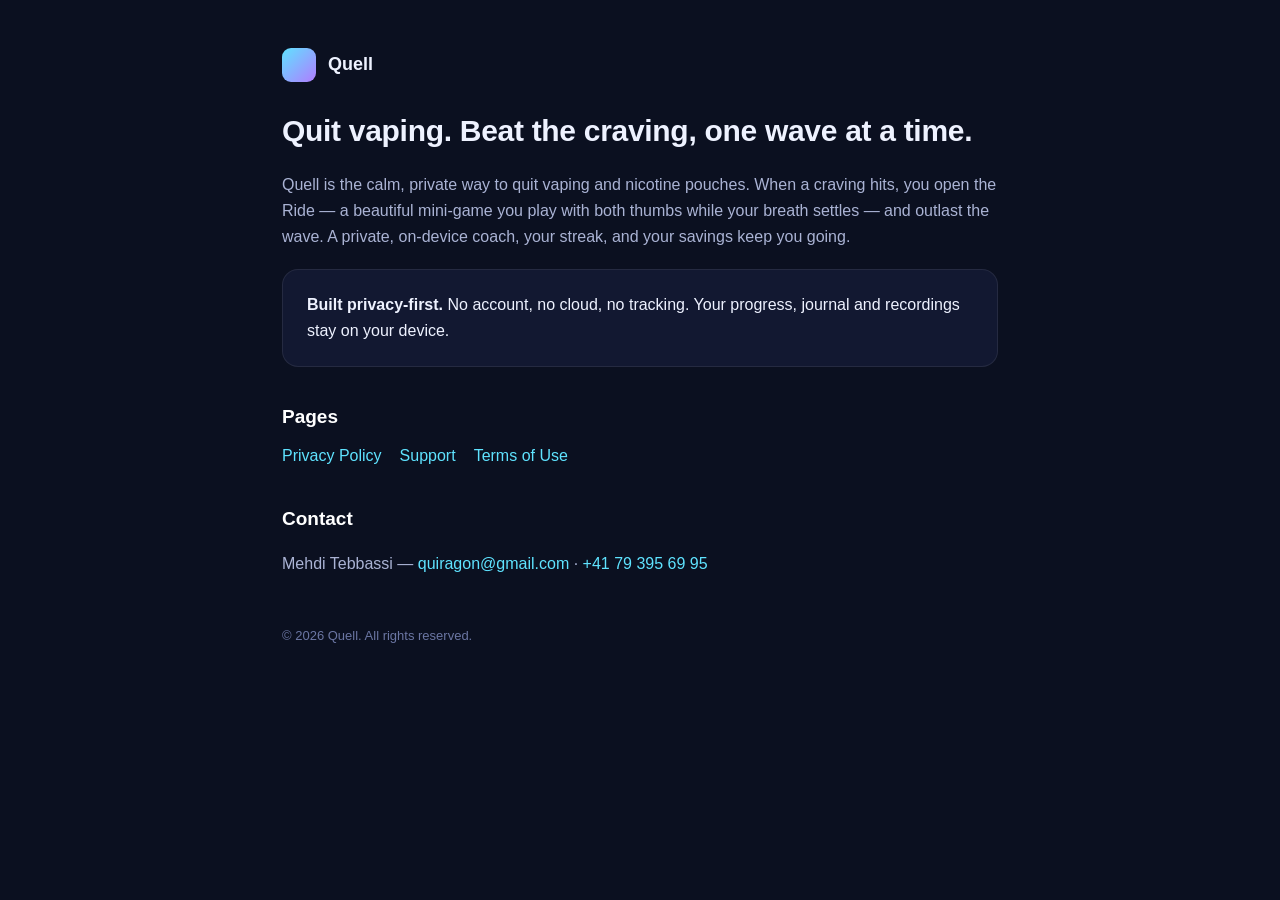
<file: index.html>
<!doctype html>
<html lang="en">
<head>
<meta charset="utf-8">
<meta name="viewport" content="width=device-width, initial-scale=1">
<title>Quell — Quit Vaping &amp; Pouches</title>
<link rel="stylesheet" href="style.css">
</head>
<body>
<div class="wrap">
  <header><div class="logo"></div><span class="brand">Quell</span></header>
  <h1>Quit vaping. Beat the craving, one wave at a time.</h1>
  <p class="muted">Quell is the calm, private way to quit vaping and nicotine pouches. When a craving hits,
  you open the Ride — a beautiful mini-game you play with both thumbs while your breath settles — and outlast
  the wave. A private, on-device coach, your streak, and your savings keep you going.</p>

  <div class="card">
    <strong>Built privacy-first.</strong> No account, no cloud, no tracking. Your progress, journal and
    recordings stay on your device.
  </div>

  <h2>Pages</h2>
  <div class="nav">
    <a href="privacy.html">Privacy Policy</a>
    <a href="support.html">Support</a>
    <a href="terms.html">Terms of Use</a>
  </div>

  <h2>Contact</h2>
  <p>Mehdi Tebbassi — <a href="mailto:quiragon@gmail.com">quiragon@gmail.com</a> · <a href="tel:+41793956995">+41 79 395 69 95</a></p>

  <footer>© 2026 Quell. All rights reserved.</footer>
</div>
</body>
</html>
</file>
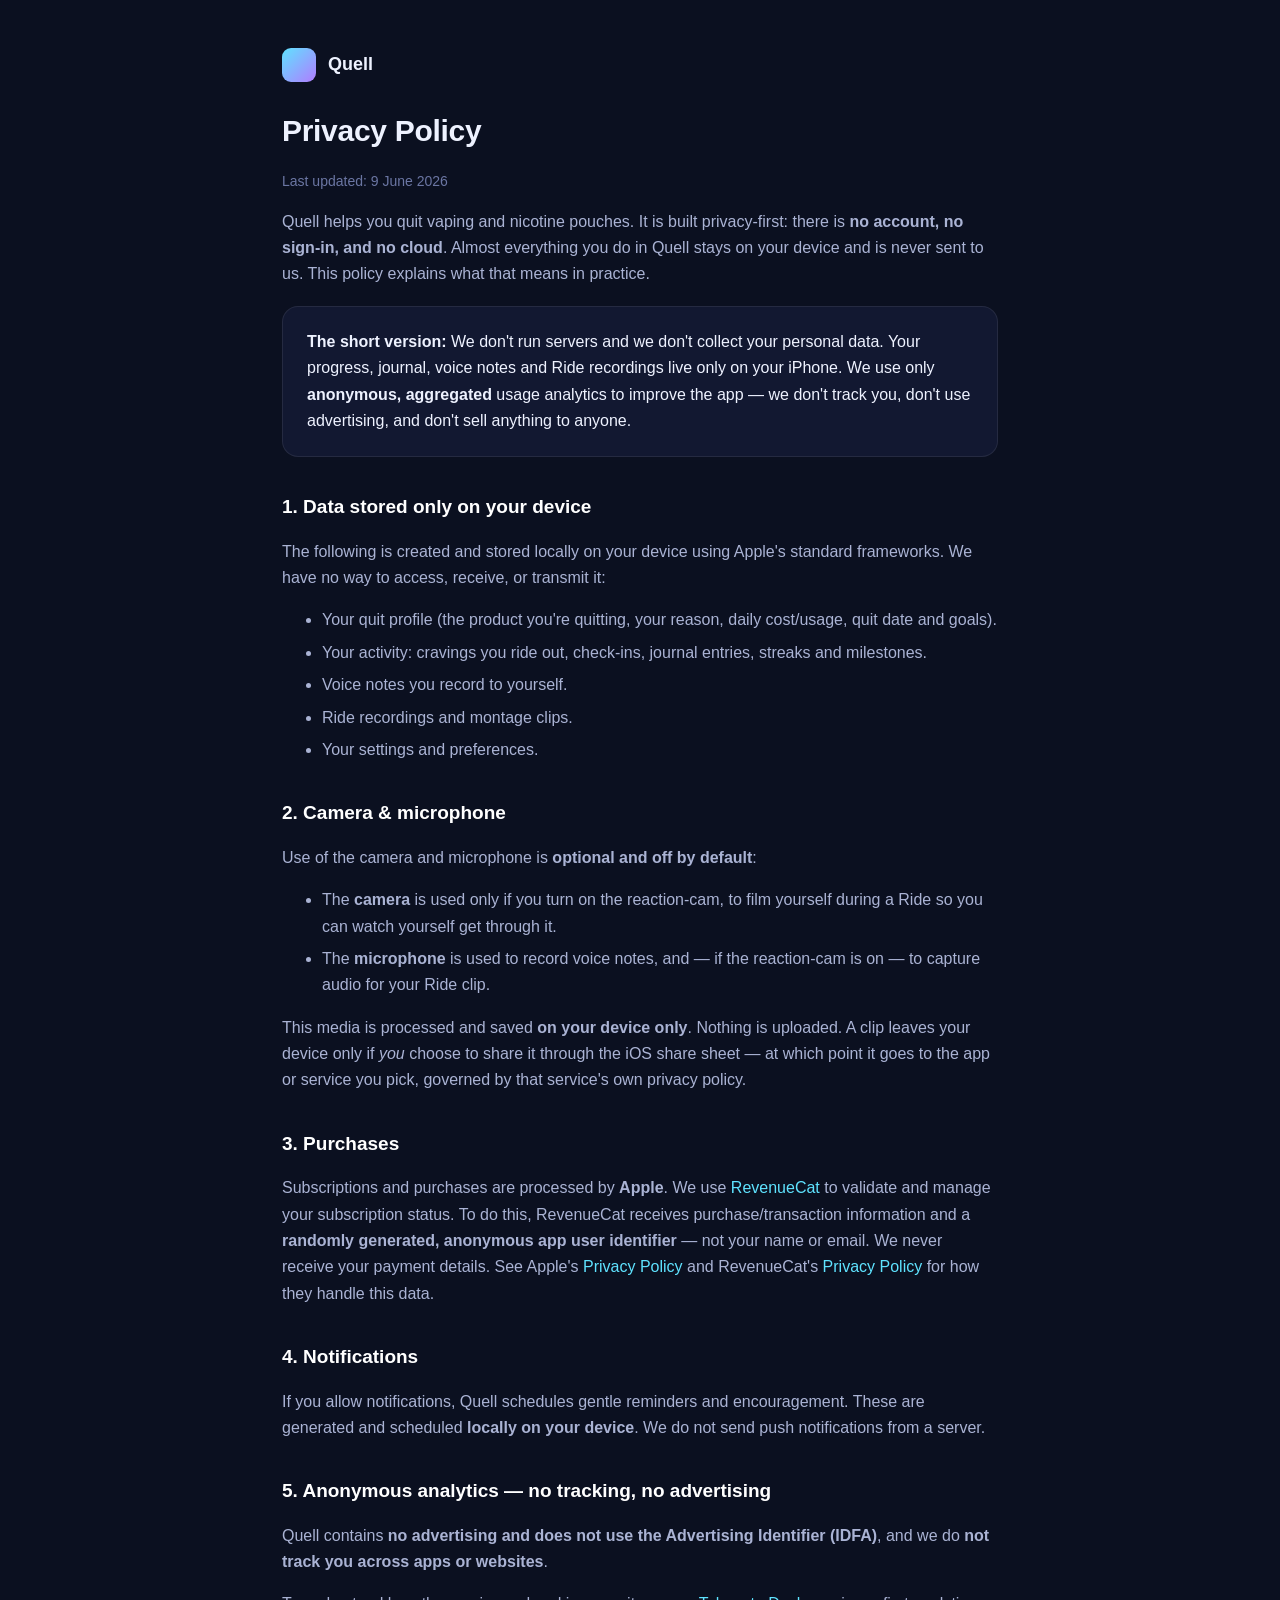
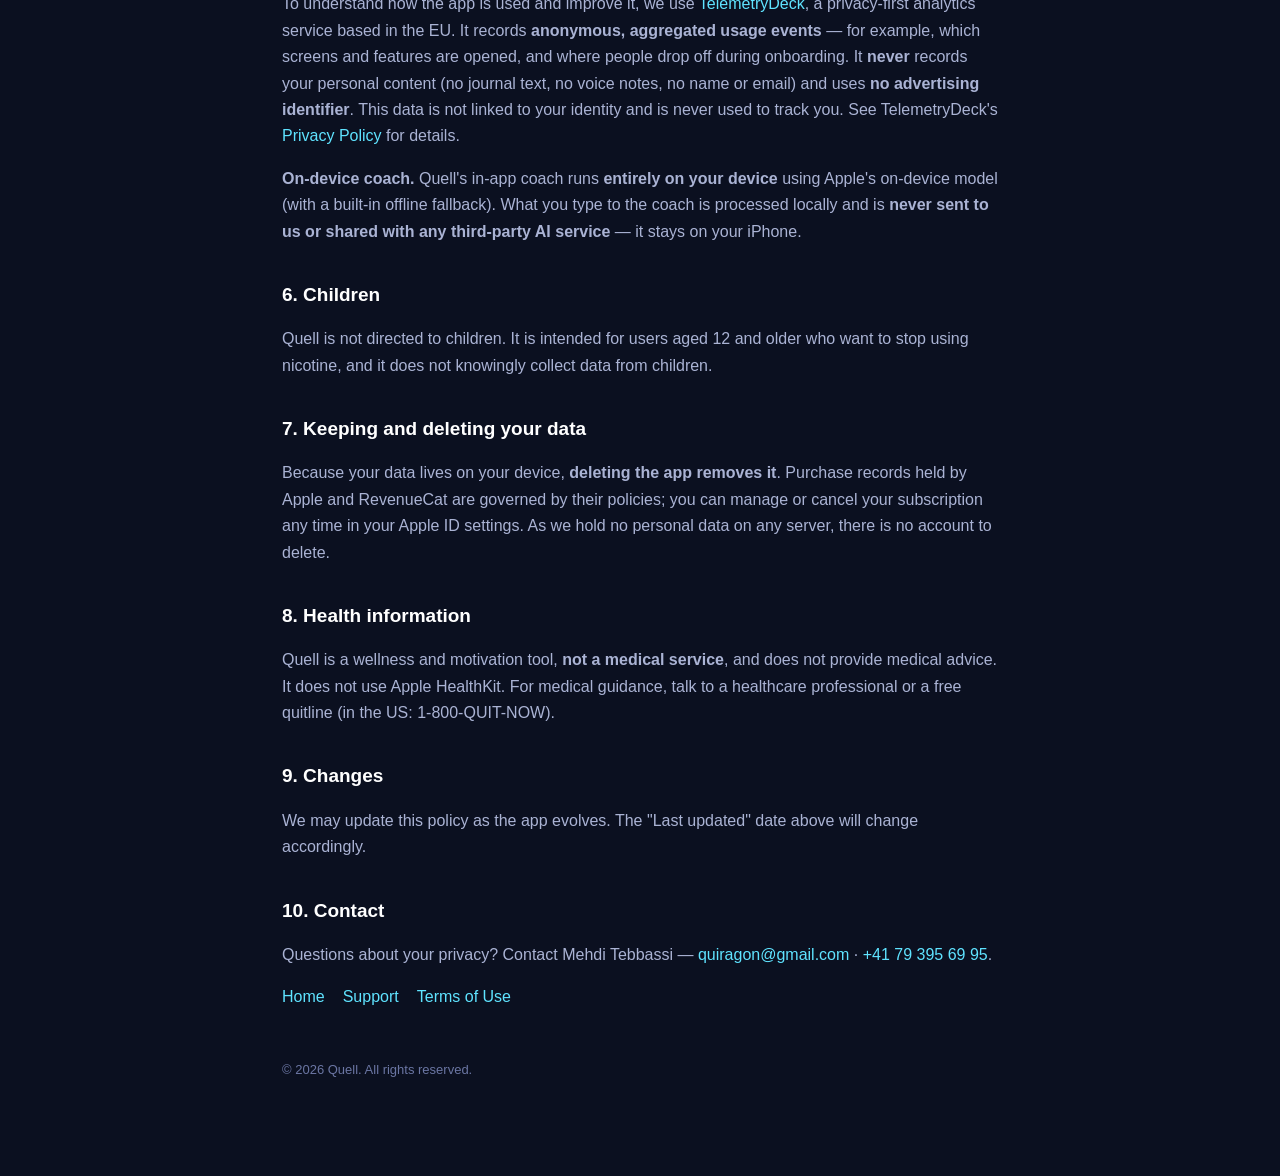
<file: privacy.html>
<!doctype html>
<html lang="en">
<head>
<meta charset="utf-8">
<meta name="viewport" content="width=device-width, initial-scale=1">
<title>Quell — Privacy Policy</title>
<link rel="stylesheet" href="style.css">
</head>
<body>
<div class="wrap">
  <header><div class="logo"></div><span class="brand">Quell</span></header>
  <h1>Privacy Policy</h1>
  <p class="faint">Last updated: 9 June 2026</p>

  <p>Quell helps you quit vaping and nicotine pouches. It is built privacy-first: there is
  <strong>no account, no sign-in, and no cloud</strong>. Almost everything you do in Quell stays on your
  device and is never sent to us. This policy explains what that means in practice.</p>

  <div class="card">
  <strong>The short version:</strong> We don't run servers and we don't collect your personal data.
  Your progress, journal, voice notes and Ride recordings live only on your iPhone. We use only
  <strong>anonymous, aggregated</strong> usage analytics to improve the app — we don't track you,
  don't use advertising, and don't sell anything to anyone.
  </div>

  <h2>1. Data stored only on your device</h2>
  <p>The following is created and stored locally on your device using Apple's standard frameworks. We have
  no way to access, receive, or transmit it:</p>
  <ul>
    <li>Your quit profile (the product you're quitting, your reason, daily cost/usage, quit date and goals).</li>
    <li>Your activity: cravings you ride out, check-ins, journal entries, streaks and milestones.</li>
    <li>Voice notes you record to yourself.</li>
    <li>Ride recordings and montage clips.</li>
    <li>Your settings and preferences.</li>
  </ul>

  <h2>2. Camera &amp; microphone</h2>
  <p>Use of the camera and microphone is <strong>optional and off by default</strong>:</p>
  <ul>
    <li>The <strong>camera</strong> is used only if you turn on the reaction-cam, to film yourself during a
    Ride so you can watch yourself get through it.</li>
    <li>The <strong>microphone</strong> is used to record voice notes, and — if the reaction-cam is on — to
    capture audio for your Ride clip.</li>
  </ul>
  <p>This media is processed and saved <strong>on your device only</strong>. Nothing is uploaded. A clip
  leaves your device only if <em>you</em> choose to share it through the iOS share sheet — at which point it
  goes to the app or service you pick, governed by that service's own privacy policy.</p>

  <h2>3. Purchases</h2>
  <p>Subscriptions and purchases are processed by <strong>Apple</strong>. We use
  <a href="https://www.revenuecat.com/privacy/" rel="noopener">RevenueCat</a> to validate and manage your
  subscription status. To do this, RevenueCat receives purchase/transaction information and a
  <strong>randomly generated, anonymous app user identifier</strong> — not your name or email. We never
  receive your payment details. See Apple's
  <a href="https://www.apple.com/legal/privacy/" rel="noopener">Privacy Policy</a> and RevenueCat's
  <a href="https://www.revenuecat.com/privacy/" rel="noopener">Privacy Policy</a> for how they handle this data.</p>

  <h2>4. Notifications</h2>
  <p>If you allow notifications, Quell schedules gentle reminders and encouragement. These are generated and
  scheduled <strong>locally on your device</strong>. We do not send push notifications from a server.</p>

  <h2>5. Anonymous analytics — no tracking, no advertising</h2>
  <p>Quell contains <strong>no advertising and does not use the Advertising Identifier (IDFA)</strong>, and we
  do <strong>not track you across apps or websites</strong>.</p>
  <p>To understand how the app is used and improve it, we use
  <a href="https://telemetrydeck.com/privacy/" rel="noopener">TelemetryDeck</a>, a privacy-first analytics
  service based in the EU. It records <strong>anonymous, aggregated usage events</strong> — for example, which
  screens and features are opened, and where people drop off during onboarding. It <strong>never</strong>
  records your personal content (no journal text, no voice notes, no name or email) and uses
  <strong>no advertising identifier</strong>. This data is not linked to your identity and is never used to
  track you. See TelemetryDeck's <a href="https://telemetrydeck.com/privacy/" rel="noopener">Privacy
  Policy</a> for details.</p>
  <p><strong>On-device coach.</strong> Quell's in-app coach runs <strong>entirely on your device</strong> using
  Apple's on-device model (with a built-in offline fallback). What you type to the coach is processed locally and
  is <strong>never sent to us or shared with any third-party AI service</strong> — it stays on your iPhone.</p>

  <h2>6. Children</h2>
  <p>Quell is not directed to children. It is intended for users aged 12 and older who want to stop using
  nicotine, and it does not knowingly collect data from children.</p>

  <h2>7. Keeping and deleting your data</h2>
  <p>Because your data lives on your device, <strong>deleting the app removes it</strong>. Purchase records
  held by Apple and RevenueCat are governed by their policies; you can manage or cancel your subscription any
  time in your Apple ID settings. As we hold no personal data on any server, there is no account to delete.</p>

  <h2>8. Health information</h2>
  <p>Quell is a wellness and motivation tool, <strong>not a medical service</strong>, and does not provide
  medical advice. It does not use Apple HealthKit. For medical guidance, talk to a healthcare professional or
  a free quitline (in the US: 1-800-QUIT-NOW).</p>

  <h2>9. Changes</h2>
  <p>We may update this policy as the app evolves. The "Last updated" date above will change accordingly.</p>

  <h2>10. Contact</h2>
  <p>Questions about your privacy? Contact Mehdi Tebbassi —
  <a href="mailto:quiragon@gmail.com">quiragon@gmail.com</a> · <a href="tel:+41793956995">+41 79 395 69 95</a>.</p>

  <div class="nav"><a href="index.html">Home</a><a href="support.html">Support</a><a href="terms.html">Terms of Use</a></div>
  <footer>© 2026 Quell. All rights reserved.</footer>
</div>
</body>
</html>
</file>
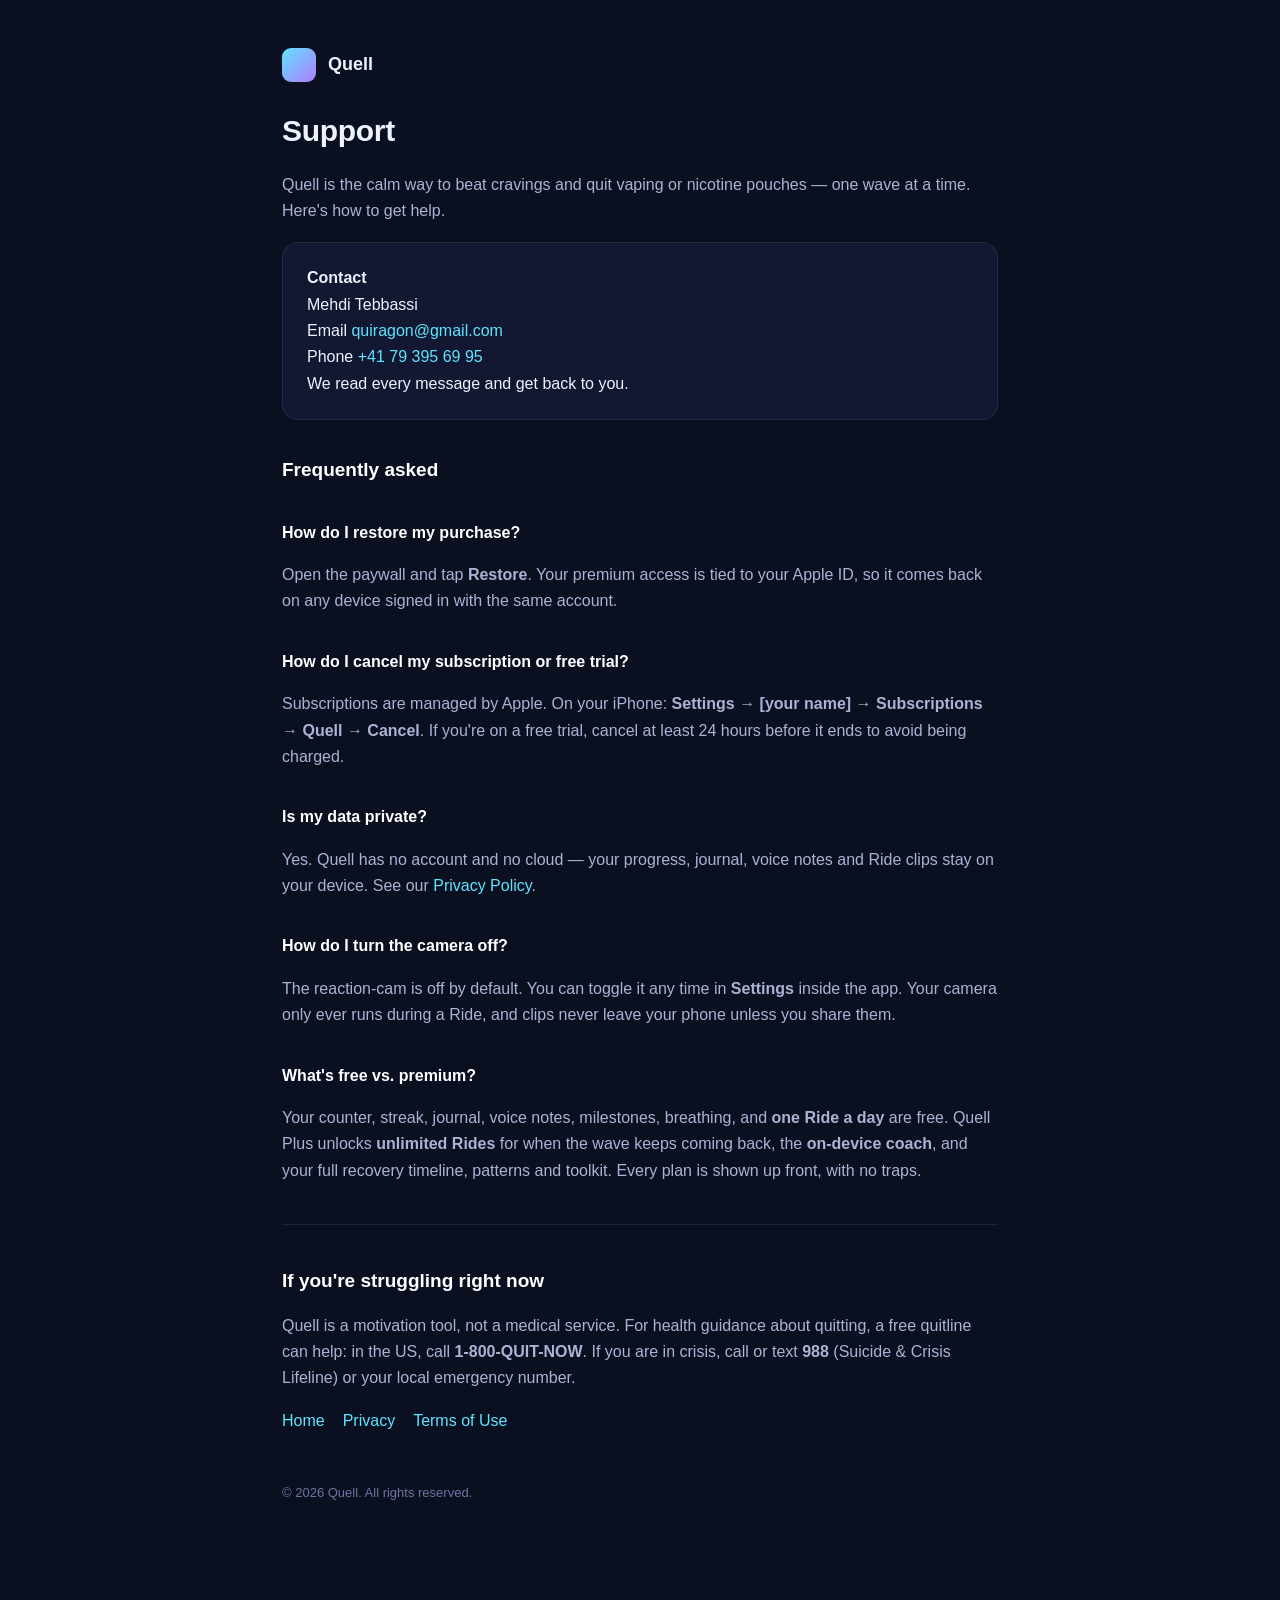
<file: support.html>
<!doctype html>
<html lang="en">
<head>
<meta charset="utf-8">
<meta name="viewport" content="width=device-width, initial-scale=1">
<title>Quell — Support</title>
<link rel="stylesheet" href="style.css">
</head>
<body>
<div class="wrap">
  <header><div class="logo"></div><span class="brand">Quell</span></header>
  <h1>Support</h1>
  <p class="muted">Quell is the calm way to beat cravings and quit vaping or nicotine pouches —
  one wave at a time. Here's how to get help.</p>

  <div class="card">
    <strong>Contact</strong><br>
    Mehdi Tebbassi<br>
    Email <a href="mailto:quiragon@gmail.com">quiragon@gmail.com</a><br>
    Phone <a href="tel:+41793956995">+41 79 395 69 95</a><br>
    We read every message and get back to you.
  </div>

  <h2>Frequently asked</h2>

  <h2 style="font-size:16px">How do I restore my purchase?</h2>
  <p>Open the paywall and tap <strong>Restore</strong>. Your premium access is tied to your Apple ID, so it
  comes back on any device signed in with the same account.</p>

  <h2 style="font-size:16px">How do I cancel my subscription or free trial?</h2>
  <p>Subscriptions are managed by Apple. On your iPhone: <strong>Settings → [your name] → Subscriptions →
  Quell → Cancel</strong>. If you're on a free trial, cancel at least 24&nbsp;hours before it ends to avoid
  being charged.</p>

  <h2 style="font-size:16px">Is my data private?</h2>
  <p>Yes. Quell has no account and no cloud — your progress, journal, voice notes and Ride clips stay on your
  device. See our <a href="privacy.html">Privacy Policy</a>.</p>

  <h2 style="font-size:16px">How do I turn the camera off?</h2>
  <p>The reaction-cam is off by default. You can toggle it any time in <strong>Settings</strong> inside the
  app. Your camera only ever runs during a Ride, and clips never leave your phone unless you share them.</p>

  <h2 style="font-size:16px">What's free vs. premium?</h2>
  <p>Your counter, streak, journal, voice notes, milestones, breathing, and <strong>one Ride a day</strong>
  are free. Quell Plus unlocks <strong>unlimited Rides</strong> for when the wave keeps coming back, the
  <strong>on-device coach</strong>, and your full recovery timeline, patterns and toolkit. Every plan is shown
  up front, with no traps.</p>

  <hr>
  <h2>If you're struggling right now</h2>
  <p>Quell is a motivation tool, not a medical service. For health guidance about quitting, a free quitline
  can help: in the US, call <strong>1-800-QUIT-NOW</strong>. If you are in crisis, call or text
  <strong>988</strong> (Suicide &amp; Crisis Lifeline) or your local emergency number.</p>

  <div class="nav"><a href="index.html">Home</a><a href="privacy.html">Privacy</a><a href="terms.html">Terms of Use</a></div>
  <footer>© 2026 Quell. All rights reserved.</footer>
</div>
</body>
</html>
</file>
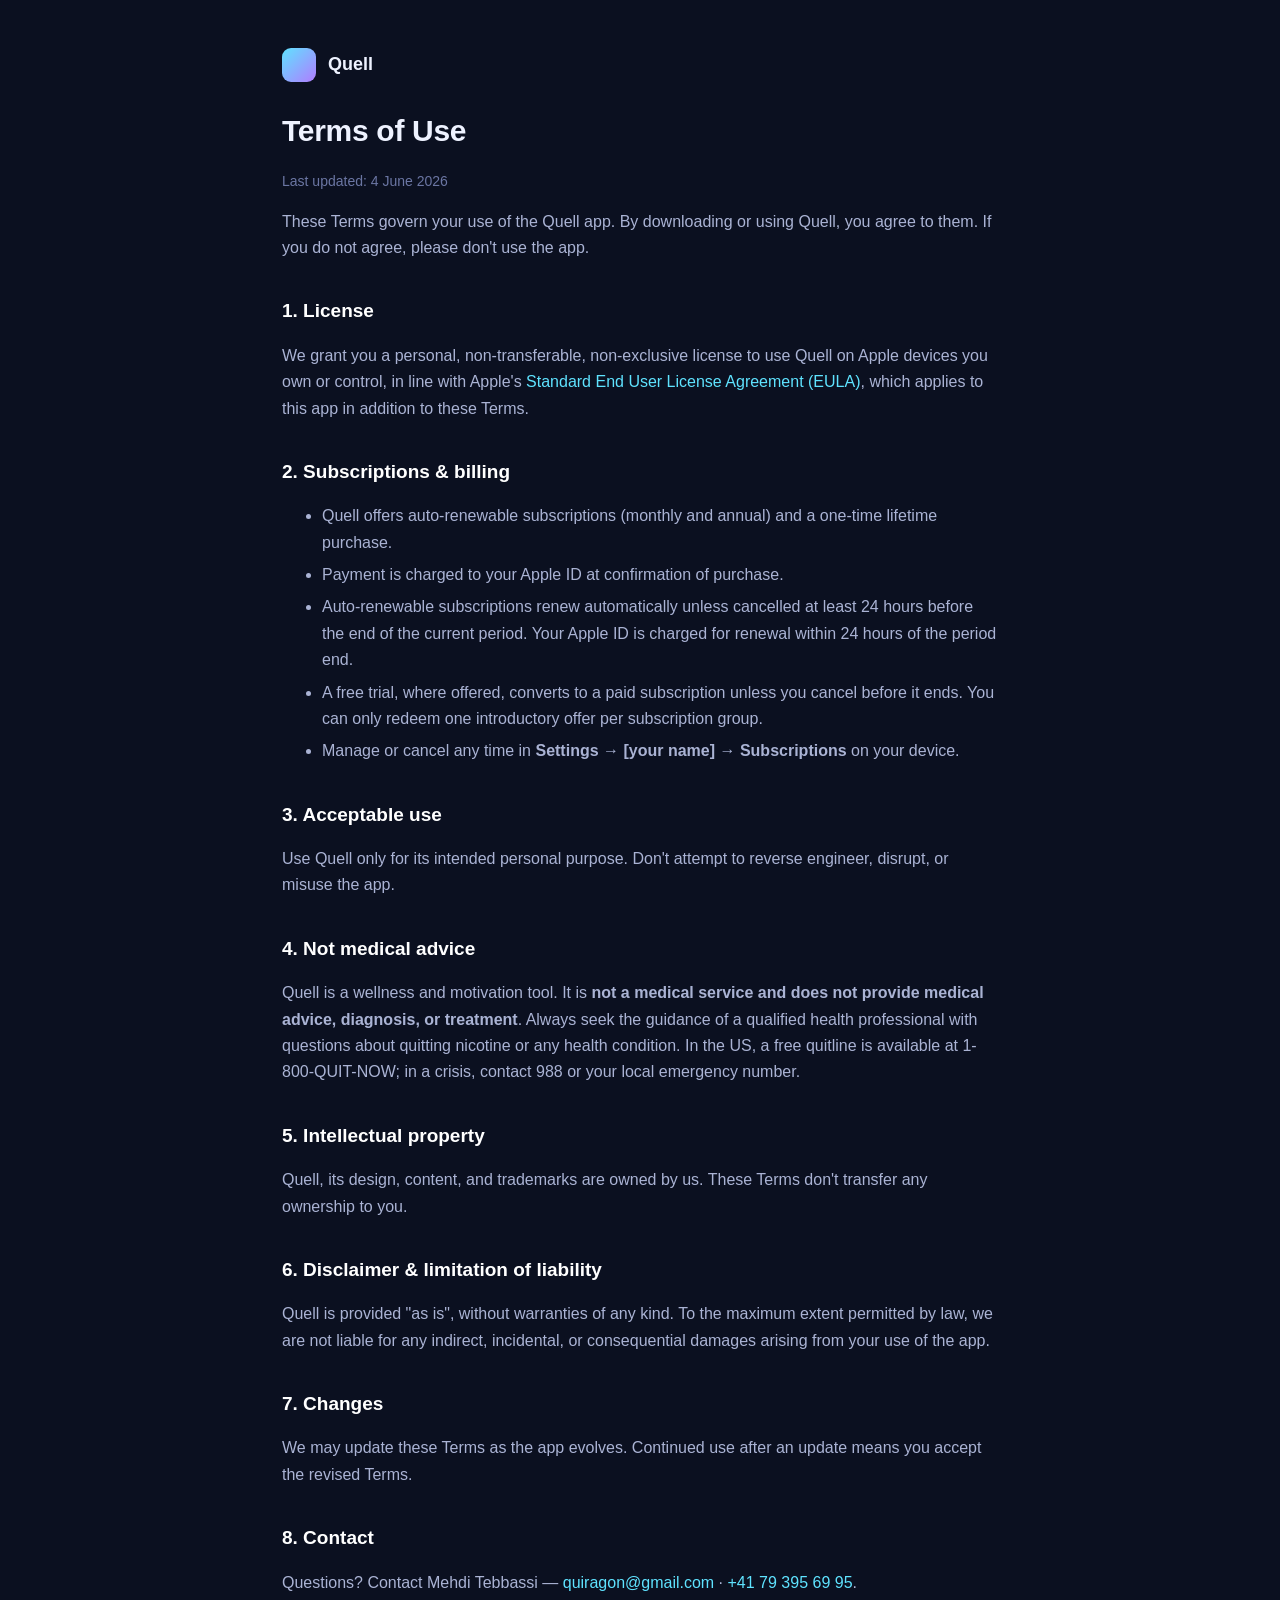
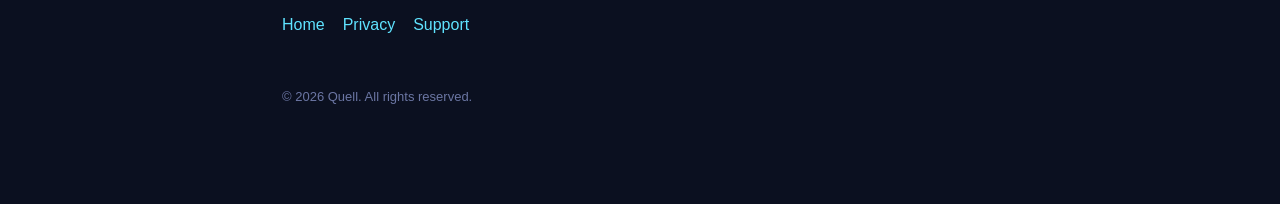
<file: terms.html>
<!doctype html>
<html lang="en">
<head>
<meta charset="utf-8">
<meta name="viewport" content="width=device-width, initial-scale=1">
<title>Quell — Terms of Use</title>
<link rel="stylesheet" href="style.css">
</head>
<body>
<div class="wrap">
  <header><div class="logo"></div><span class="brand">Quell</span></header>
  <h1>Terms of Use</h1>
  <p class="faint">Last updated: 4 June 2026</p>

  <p>These Terms govern your use of the Quell app. By downloading or using Quell, you agree to them. If you
  do not agree, please don't use the app.</p>

  <h2>1. License</h2>
  <p>We grant you a personal, non-transferable, non-exclusive license to use Quell on Apple devices you own
  or control, in line with Apple's
  <a href="https://www.apple.com/legal/internet-services/itunes/dev/stdeula/" rel="noopener">Standard
  End User License Agreement (EULA)</a>, which applies to this app in addition to these Terms.</p>

  <h2>2. Subscriptions &amp; billing</h2>
  <ul>
    <li>Quell offers auto-renewable subscriptions (monthly and annual) and a one-time lifetime purchase.</li>
    <li>Payment is charged to your Apple ID at confirmation of purchase.</li>
    <li>Auto-renewable subscriptions renew automatically unless cancelled at least 24&nbsp;hours before the
    end of the current period. Your Apple ID is charged for renewal within 24&nbsp;hours of the period end.</li>
    <li>A free trial, where offered, converts to a paid subscription unless you cancel before it ends. You
    can only redeem one introductory offer per subscription group.</li>
    <li>Manage or cancel any time in <strong>Settings → [your name] → Subscriptions</strong> on your device.</li>
  </ul>

  <h2>3. Acceptable use</h2>
  <p>Use Quell only for its intended personal purpose. Don't attempt to reverse engineer, disrupt, or misuse
  the app.</p>

  <h2>4. Not medical advice</h2>
  <p>Quell is a wellness and motivation tool. It is <strong>not a medical service and does not provide
  medical advice, diagnosis, or treatment</strong>. Always seek the guidance of a qualified health
  professional with questions about quitting nicotine or any health condition. In the US, a free quitline is
  available at 1-800-QUIT-NOW; in a crisis, contact 988 or your local emergency number.</p>

  <h2>5. Intellectual property</h2>
  <p>Quell, its design, content, and trademarks are owned by us. These Terms don't transfer any ownership to
  you.</p>

  <h2>6. Disclaimer &amp; limitation of liability</h2>
  <p>Quell is provided "as is", without warranties of any kind. To the maximum extent permitted by law, we
  are not liable for any indirect, incidental, or consequential damages arising from your use of the app.</p>

  <h2>7. Changes</h2>
  <p>We may update these Terms as the app evolves. Continued use after an update means you accept the revised
  Terms.</p>

  <h2>8. Contact</h2>
  <p>Questions? Contact Mehdi Tebbassi —
  <a href="mailto:quiragon@gmail.com">quiragon@gmail.com</a> · <a href="tel:+41793956995">+41 79 395 69 95</a>.</p>

  <div class="nav"><a href="index.html">Home</a><a href="privacy.html">Privacy</a><a href="support.html">Support</a></div>
  <footer>© 2026 Quell. All rights reserved.</footer>
</div>
</body>
</html>
</file>
<file: style.css>
:root{
  --bg:#0b1020; --panel:#121831; --ink:#eef2ff; --soft:#aab3d4; --faint:#6b76a3;
  --cyan:#5fe3ff; --violet:#b07dff; --line:rgba(255,255,255,.08);
}
*{box-sizing:border-box}
html{-webkit-text-size-adjust:100%}
body{
  margin:0; background:var(--bg); color:var(--ink);
  font:16px/1.65 -apple-system,BlinkMacSystemFont,"SF Pro Rounded","SF Pro Text",Segoe UI,Roboto,Helvetica,Arial,sans-serif;
}
.wrap{max-width:760px; margin:0 auto; padding:48px 22px 96px}
header{display:flex; align-items:center; gap:12px; margin-bottom:8px}
.logo{width:34px;height:34px;border-radius:9px;
  background:linear-gradient(135deg,var(--cyan),var(--violet))}
h1{font-size:30px; letter-spacing:-.01em; margin:24px 0 4px}
h2{font-size:19px; margin:34px 0 8px; color:#fff}
.brand{font-weight:700;font-size:18px}
.muted{color:var(--soft)}
.faint{color:var(--faint); font-size:14px}
a{color:var(--cyan); text-decoration:none}
a:hover{text-decoration:underline}
p,li{color:var(--soft)}
li{margin:6px 0}
.card{background:var(--panel); border:1px solid var(--line); border-radius:16px; padding:22px 24px; margin-top:18px}
hr{border:0;border-top:1px solid var(--line);margin:40px 0}
.nav{display:flex;gap:18px;flex-wrap:wrap;margin-top:10px}
footer{margin-top:48px;color:var(--faint);font-size:13px}
code{background:rgba(255,255,255,.06);padding:1px 6px;border-radius:6px;color:#cdd6ff}
</file>
